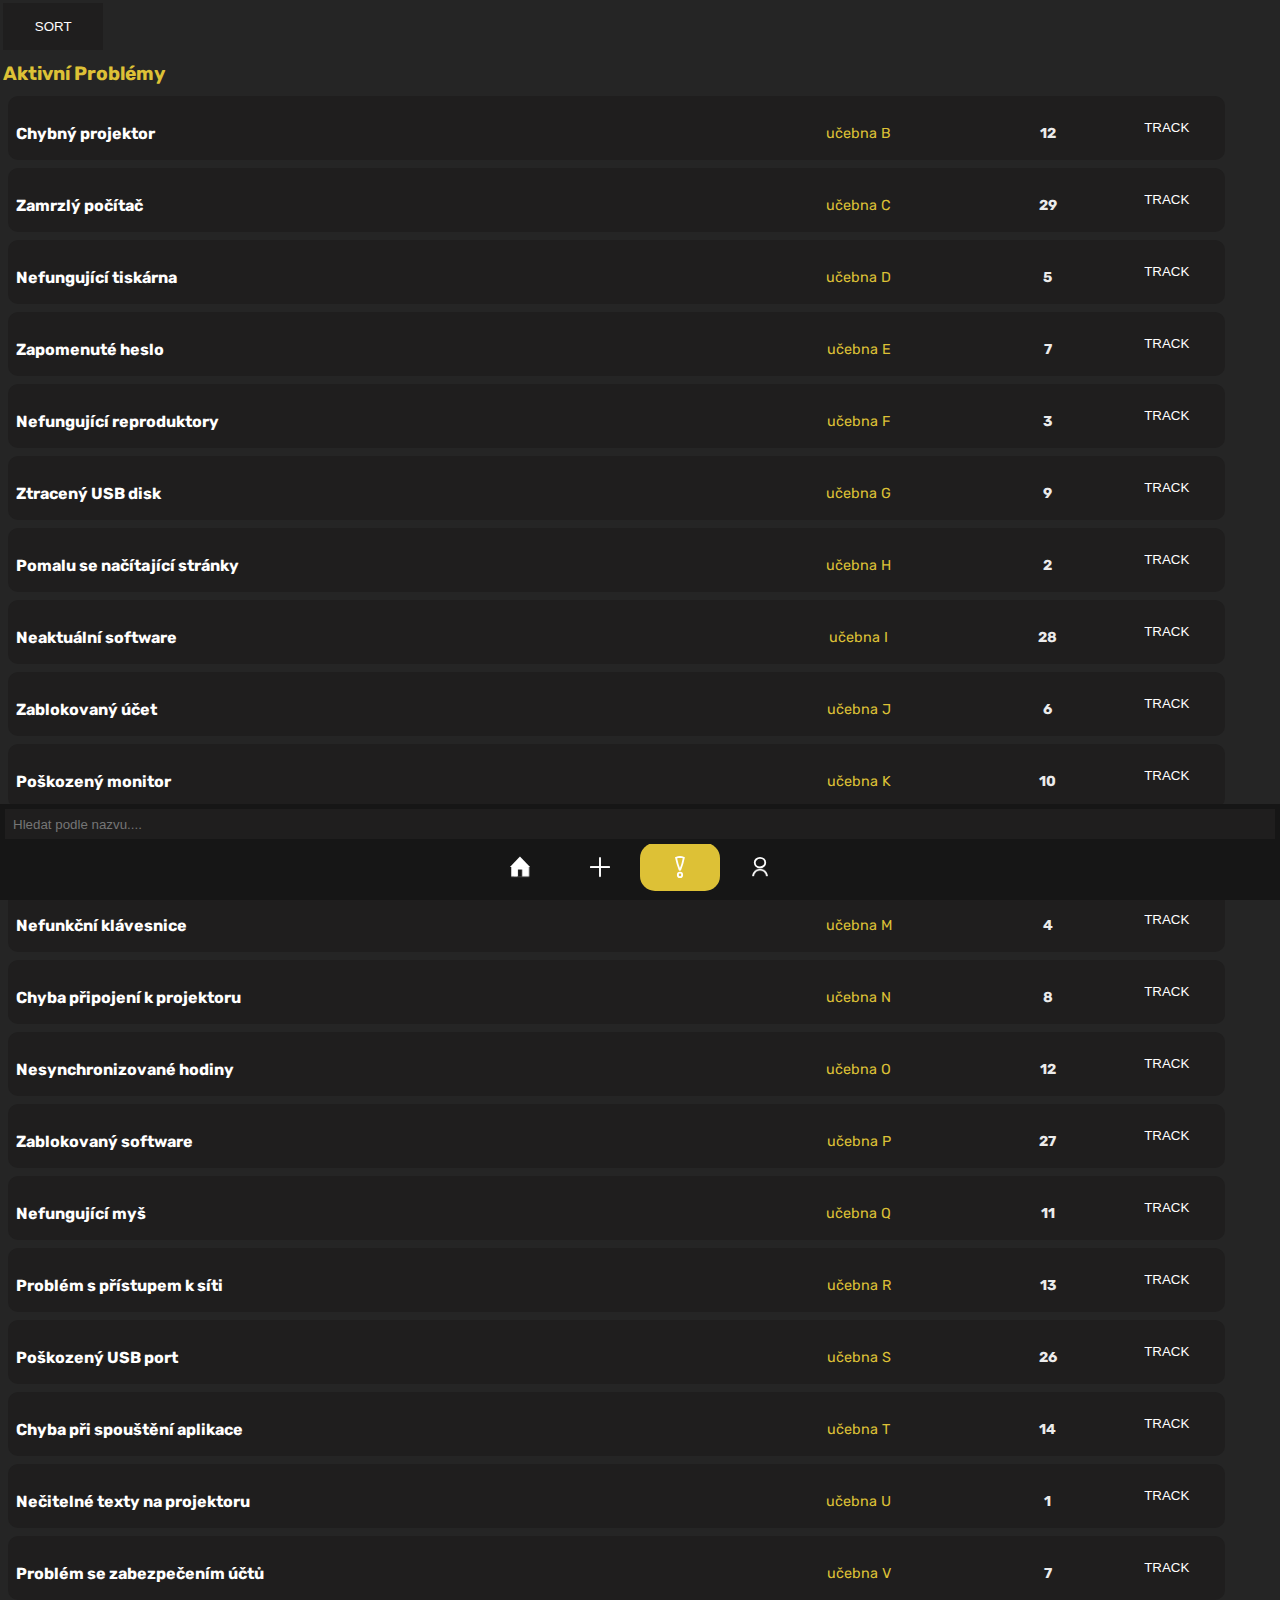
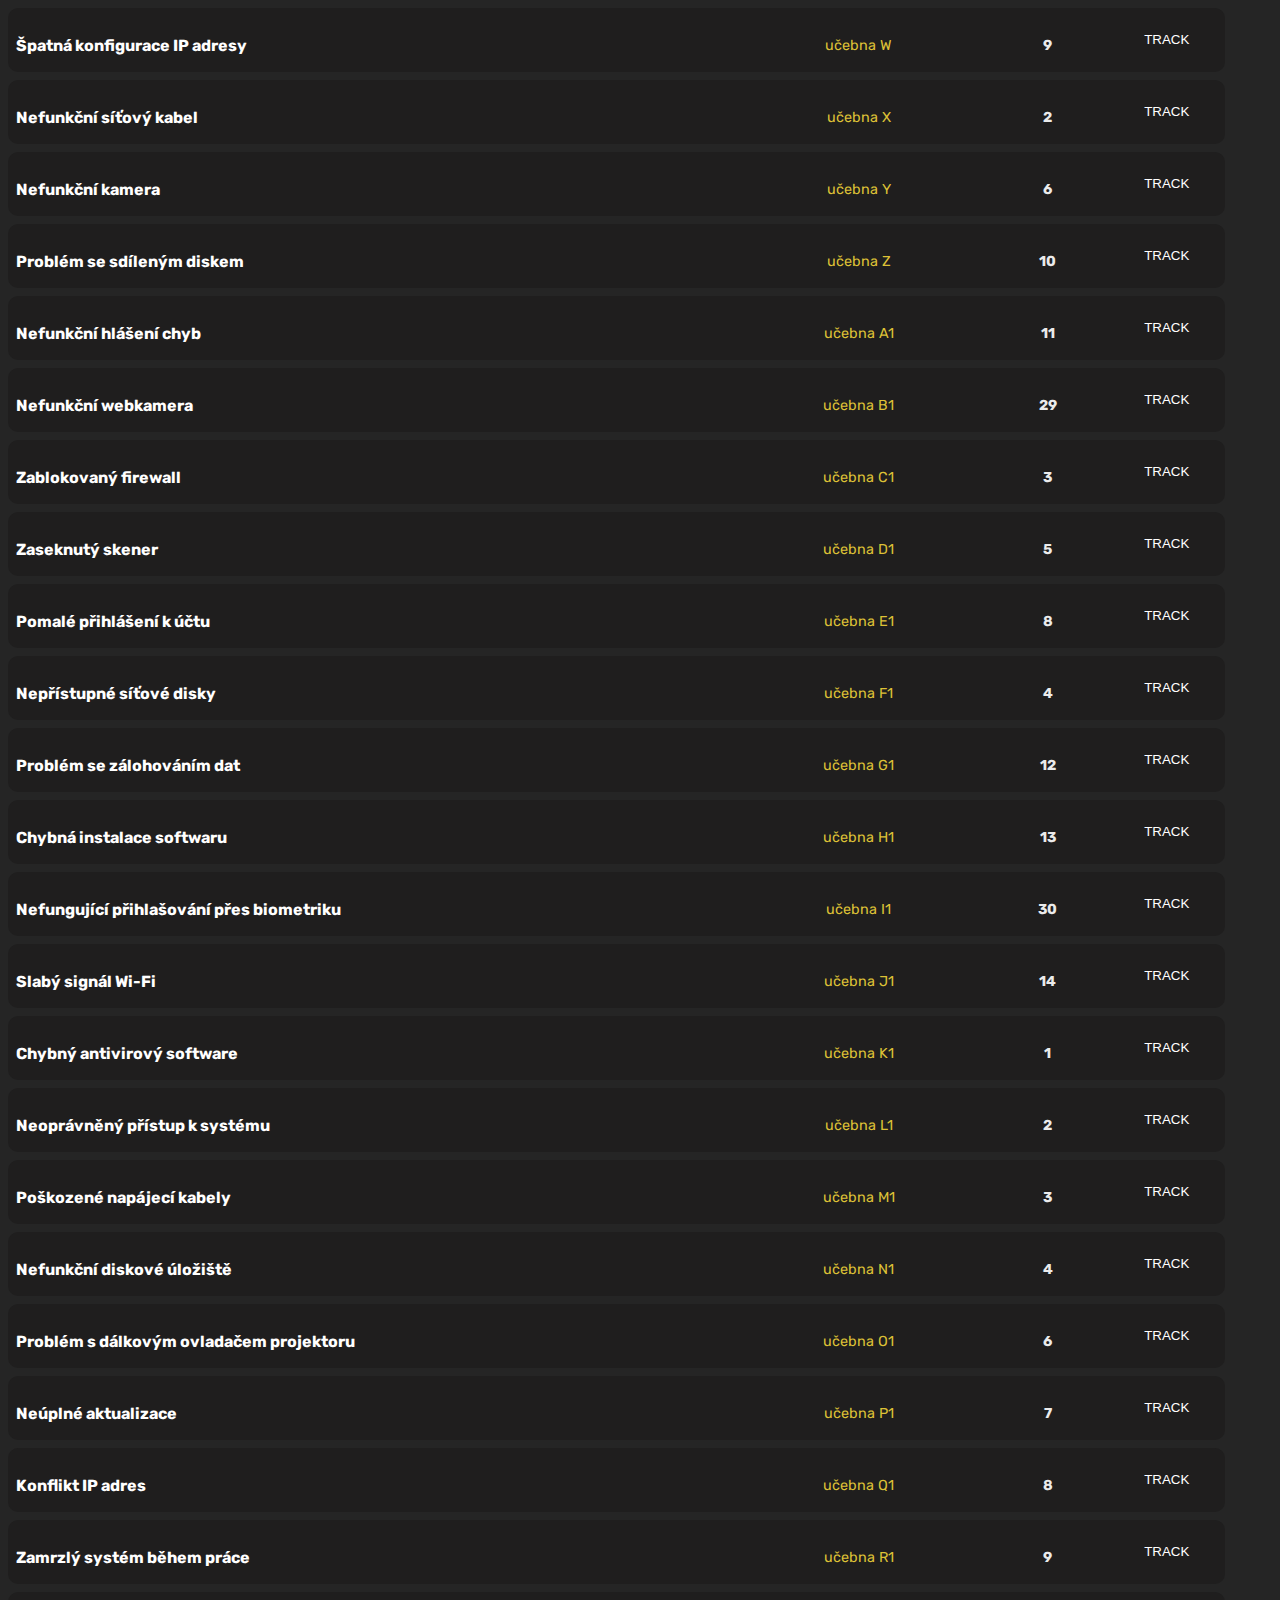
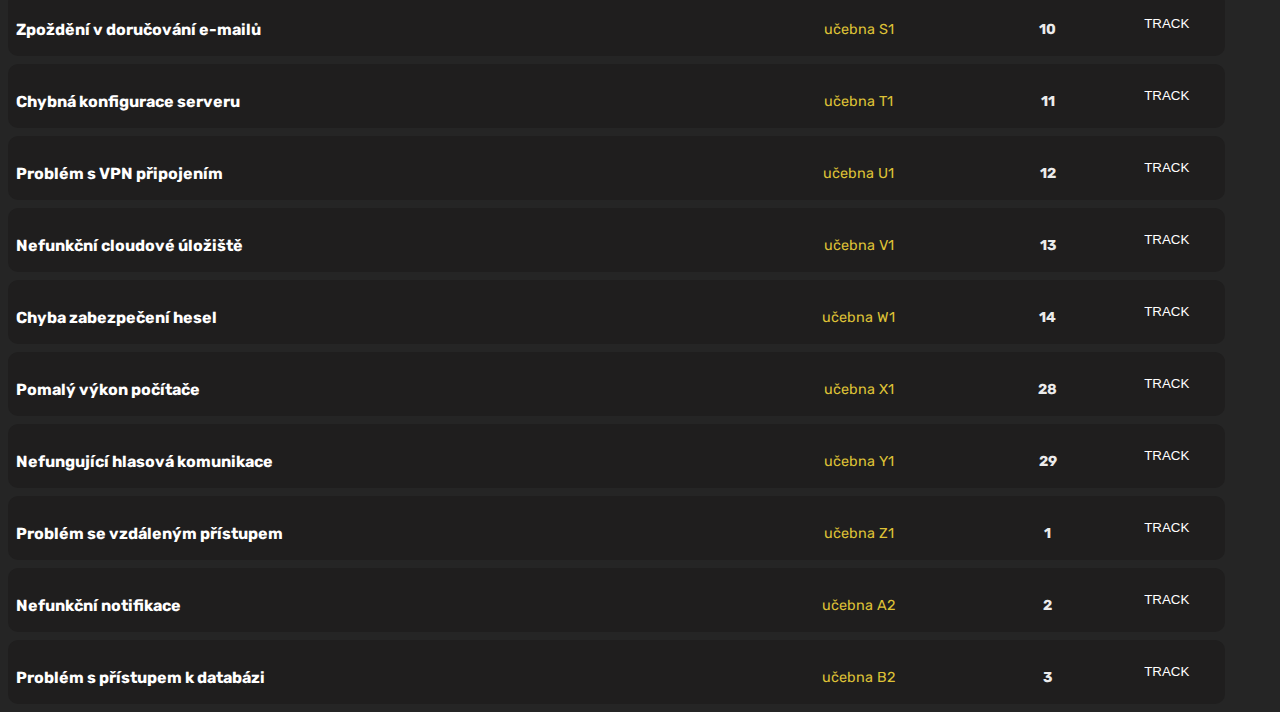
<file: src/main/resources/Website/index.html>
<html lang="en">
    <head>
        <meta charset="UTF-8">
        <meta name="viewport" content="width=device-width, initial-scale=1.0">
        <link rel="stylesheet" href="styles.css">
        <link rel="stylesheet" href="styles-account.css">
        <title>Document</title>
    </head>
    <body>
        <nav>
            <div class="button">
                <a href="main.html">
                    <img loading="lazy" decoding="async" src="Icons/icon_home7.svg">
                </a>
            </div>
            <div class="button">
                <a href="problem-add.html">
                    <img loading="lazy" decoding="async" src="Icons/icon_add.svg">
                </a>    
            </div>
            <div class="button selected-tab">
                <a>
                    <img loading="lazy" decoding="async" src="Icons/icon_problem.svg">
                </a>
            </div>
            <div class="button">
                <a href="account.html">
                    <img loading="lazy" decoding="async" src="./Icons/icon_profile.svg">
                </a>
            </div>
        </nav>
            <div class="top-holder">
                <input class="fixed" type="text" placeholder="Hledat podle nazvu...." id="searchInput">
                <button id="sortButton">SORT</button>
                <h2>Aktivní Problémy</h2>
             </div>

            <main id="main">
            </main>

            <script src="main.js"></script>
    </body>
    </html>
</file>
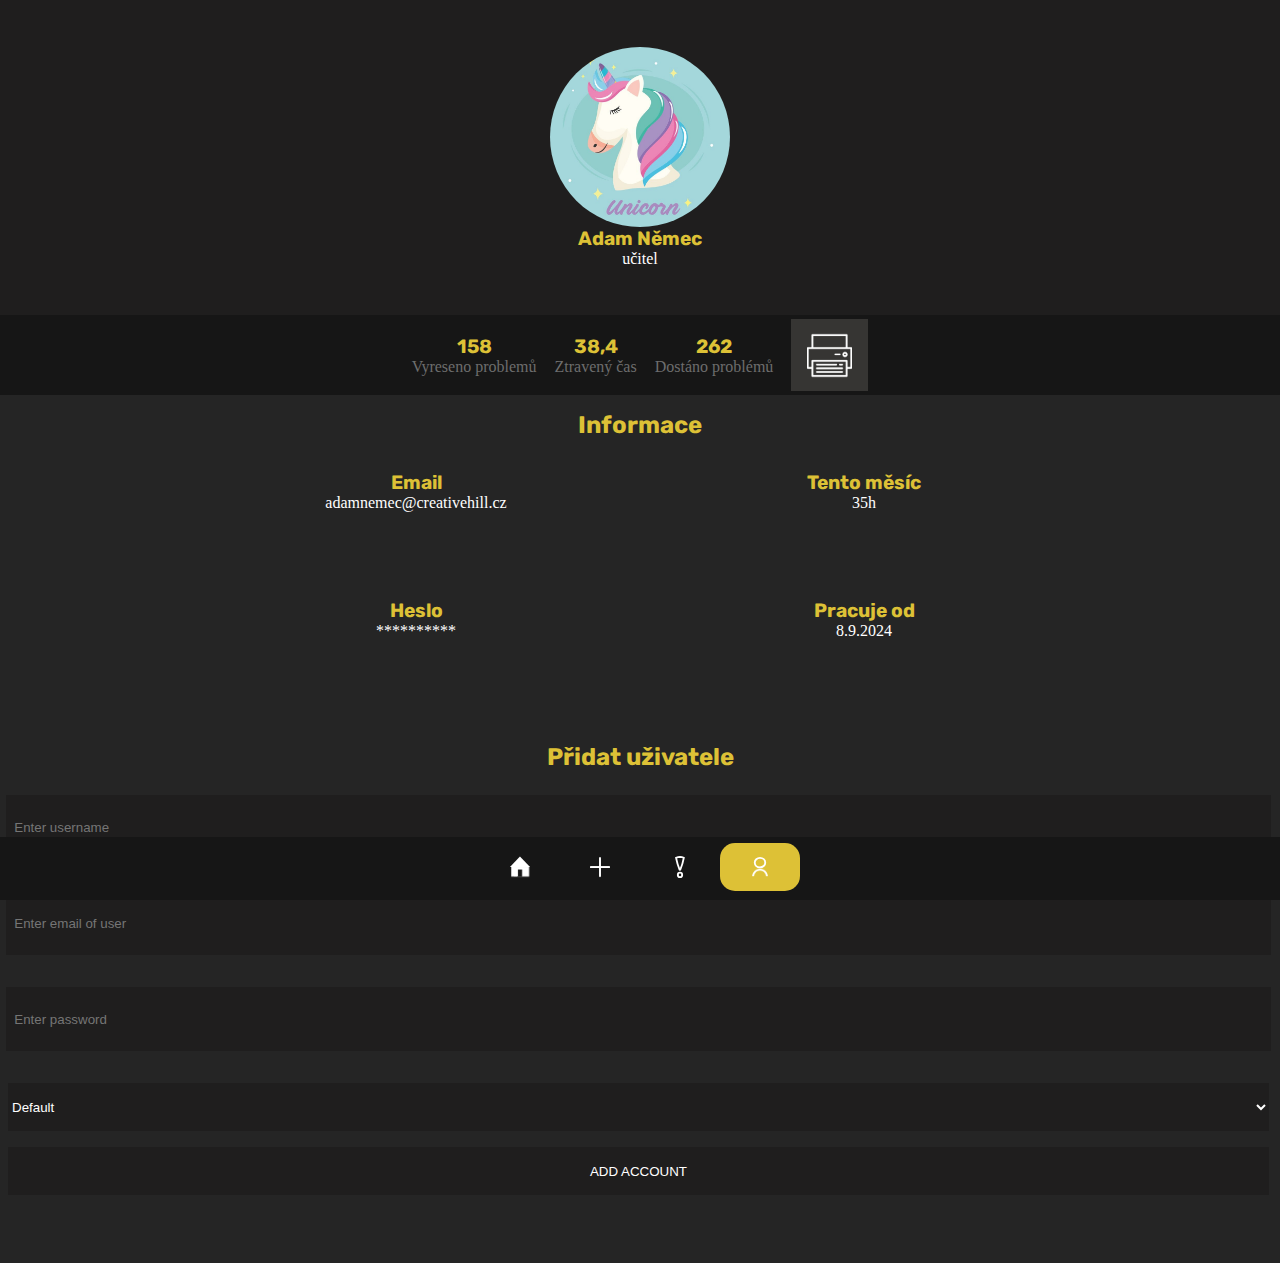
<file: src/main/resources/Website/account.html>
<!doctype html>
<html lang="en">
<head>
    <meta charset="UTF-8" />
    <meta name="viewport" content="width=device-width, initial-scale=1.0" />
    <title>Account</title>
    <link href='styles-account.css' rel='stylesheet'>
    <link href='styles.css' rel='stylesheet'>
    <link rel="stylesheet" href="https://fonts.googleapis.com/css2?family=Material+Symbols+Outlined:opsz,wght,FILL,GRAD@24,400,0,0" />
</head>
<body>
    <nav>
        <div class="button">
            <a href="main.html">
                <img loading="lazy" decoding="async" src="Icons/icon_home7.svg">
            </a>
        </div>
        <div class="button">
            <a href="problem-add.html">
                <img loading="lazy" decoding="async" src="Icons/icon_add.svg">
            </a>    
        </div>
        <div class="button">
            <a href="index.html">
                <img loading="lazy" decoding="async" src="Icons/icon_problem.svg">
            </a>
        </div>
        <div class="button selected-tab">
            <a>
                <img loading="lazy" decoding="async" src="./Icons/icon_profile.svg">
            </a>
        </div>
    </nav>
    <div id="start">
        <div class="profile-banner">
            <img class="img-profile" id="profile-pic" src="./unicorn.jpg" alt="profilovka">
            <div id="name">
                <h2>Adam Němec</h2>
                <p>učitel</p>
            </div>
        </div>
        <div id="important-stats">
            <div>
                <h2>158</h2>
                <p>Vyreseno problemů</p>
            </div>
            <div>
                <h2>38,4</h2>
                <p>Ztravený čas</p>
            </div>
            <div>
                <h2>262</h2>
                <p>Dostáno problémů</p>
            </div>
            <div>
                <button class="print-button">
                    <img class="img-printer" src="./img_printer.png">
                </button>
            </div>
        </div>
        <h1>Informace</h1>
        <div id="udaje">
            <div id="name">
                <h2>Email</h2>
                <p>adamnemec@creativehill.cz</p>
            </div>
            <div id="name">
                <h2>Tento měsíc</h2>
                <p>35h</p>
            </div>
            <div id="name">
                <h2>Heslo</h2>
                <p>**********</p>
            </div>
            <div id="name">
                <h2>Pracuje od</h2>
                <p>8.9.2024</p>
            </div>
        </div>
    </div>
    <h1>Přidat uživatele</h1>
    <form>
        <input placeholder="Enter username" minlength="4" type="text" required>
        <input placeholder="Enter email of user" type="email" required>
        <input placeholder="Enter password" type="password" minlength="5" required>
        <select>
            <option>Default</option>
            <option>Admin</option>
        </select>
        <button type="submit">ADD ACCOUNT</button>
    </form>
    <footer>
    </footer>
</body>
</html>
</file>
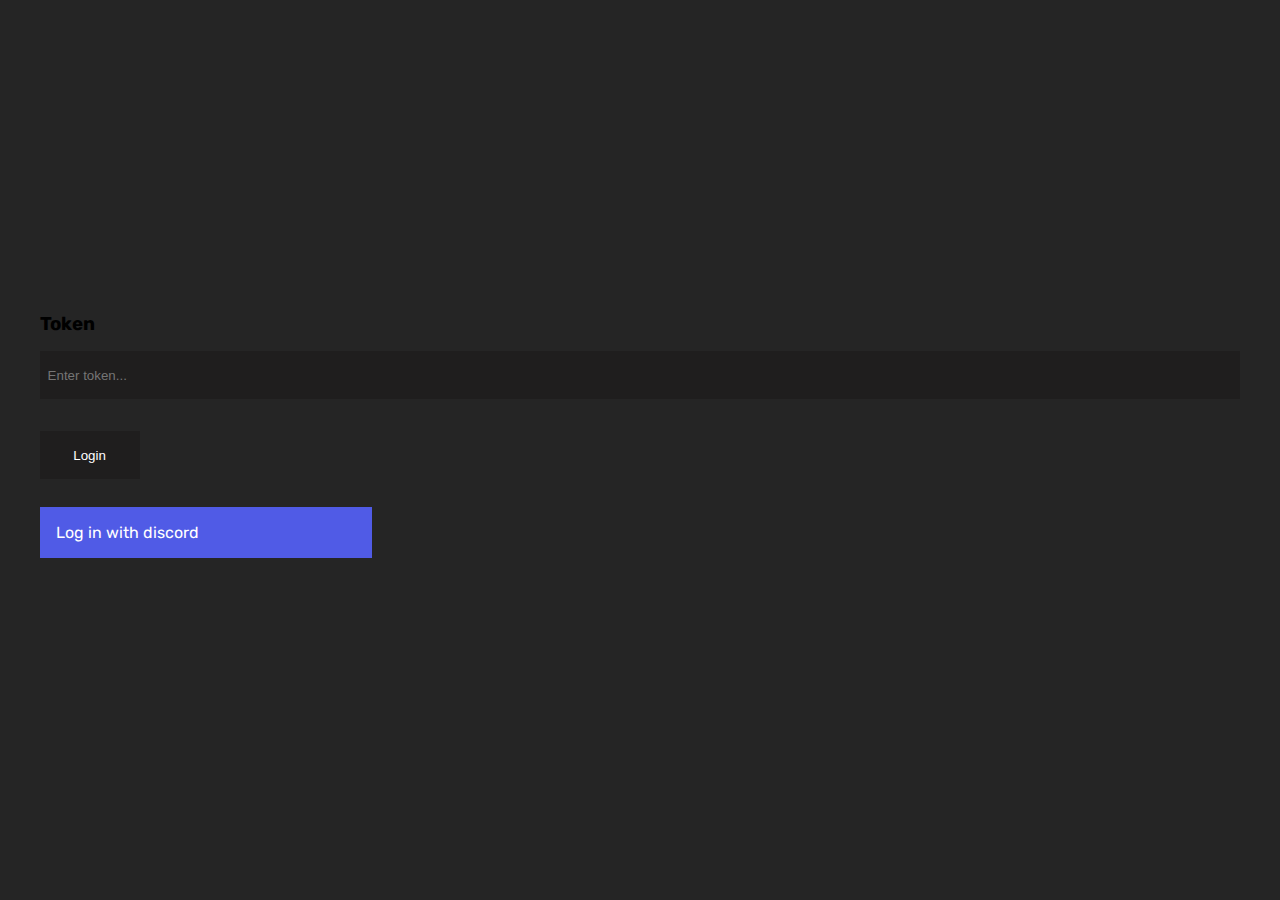
<file: src/main/resources/Website/login.html>
<html lang="en">
<head>
    <meta charset="UTF-8">
    <meta name="viewport" content="width=device-width, initial-scale=1.0">
    <link rel="stylesheet" href="styles.css">
    <title>Document</title>
</head>
<body>
    <main id="main">
        <div class="fullheight">
            <form id="login">
                <h3>Token</h3>
                <input type="text" value="" placeholder="Enter token..." required>
                <button type="submit">Login</button>
                <a href="youtube.com" class="discord-color">Log in with discord</a>
            </form>
        </div>
    </main>
</body>
</html>
</file>
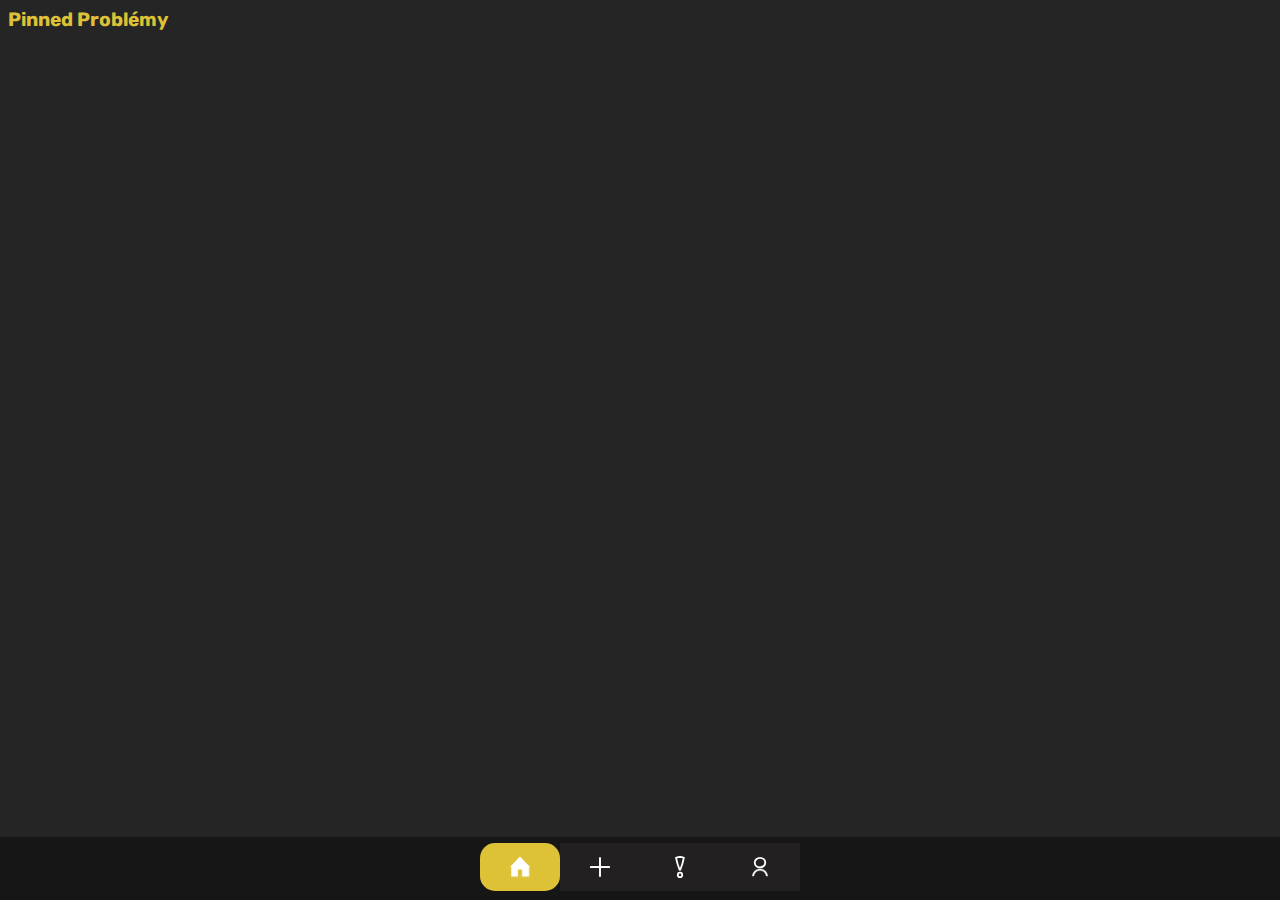
<file: src/main/resources/Website/main.html>
<html lang="en">
<head>
    <meta charset="UTF-8">
    <meta name="viewport" content="width=device-width, initial-scale=1.0">
    <link rel="stylesheet" href="main.css">
    <link rel="stylesheet" href="styles.css">
    <title>Document</title>
</head>
<body>
    <nav>
        <div class="button selected-tab">
            <a>
                <img loading="lazy" decoding="async" src="Icons/icon_home7.svg">
            </a>
        </div>
        <div class="button">
            <a href="problem-add.html">
                <img loading="lazy" decoding="async" src="Icons/icon_add.svg">
            </a>    
        </div>
        <div class="button">
            <a href="index.html">
                <img loading="lazy" decoding="async" src="Icons/icon_problem.svg">
            </a>
        </div>
        <div class="button">
            <a href="account.html">
                <img loading="lazy" decoding="async" src="./Icons/icon_profile.svg">
            </a>
        </div>
    </nav>

    <main id="main">
        <h2>Pinned Problémy</h2>
        
    </main>
</body>
</html>
</file>
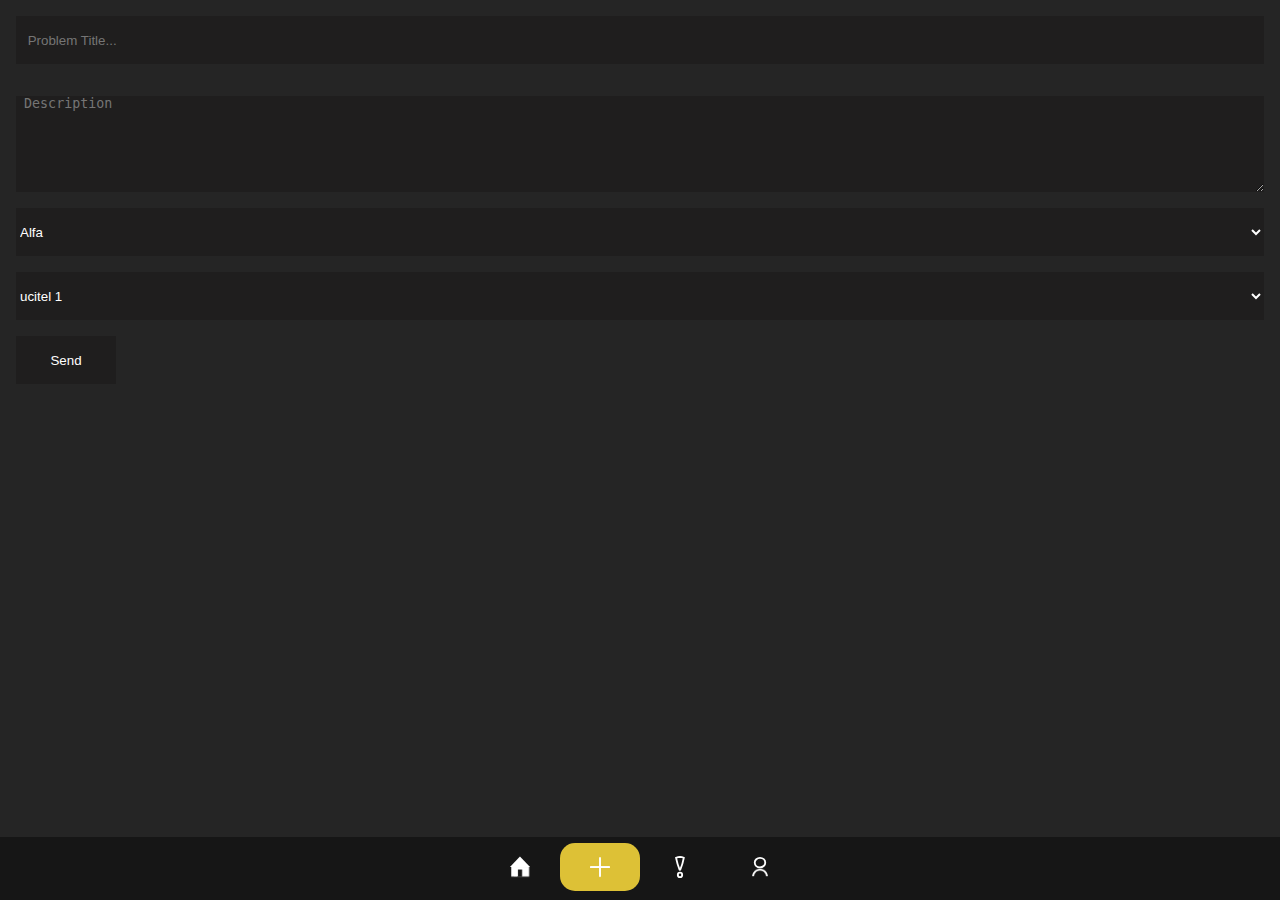
<file: src/main/resources/Website/problem-add.html>
<html lang="en">
<head>
    <meta charset="UTF-8">
    <meta name="viewport" content="width=device-width, initial-scale=1.0">
    <link rel="stylesheet" href="styles.css">
    <title>Document</title>
</head>
<body>
    <nav>
        <div class="button">
            <a href="main.html">
                <img loading="lazy" decoding="async" src="Icons/icon_home7.svg">
            </a>
        </div>
        <div class="button selected-tab">
            <a>
                <img loading="lazy" decoding="async" src="Icons/icon_add.svg">
            </a>    
        </div>
        <div class="button">
            <a href="index.html">
                <img loading="lazy" decoding="async" src="Icons/icon_problem.svg">
            </a>
        </div>
        <div class="button">
            <a href="account.html">
                <img loading="lazy" decoding="async" src="./Icons/icon_profile.svg">
            </a>
        </div>
    </nav>
    <main>
        <form>
            <input placeholder=" Problem Title..." maxlength="60" required></input>
            <textarea placeholder=" Description" maxlength="256" required></textarea>
            <select id="ucebny" required>
                <option value="alfa">Alfa</option>
                <option value="atelier-zeman-zvukarna">Ateliér Zeman Zvukárna</option>
                <option value="atelier-zeman-A">Ateliér Zeman A</option>
                <option value="atelier-zeman-B">Ateliér Zeman <B></B></option>
                <option value="delta">Delta</option>
                <option value="epsilon">Epsilon</option>
                <option value="eta">Eta</option>
                <option value="fi">Fí</option>
                <option value="fotograficky-atelier">Fotografický Ateliér</option>
                <option value="gama">Game</option>
                <option value="iota">Iota</option>
                <option value="jidelna">Jidelna</option>
                <option value="kappa">Kappa</option>
                <option value="kinosal">Kinosál</option>
                <option value="lambda">Lambda</option>
                <option value="omicron">Omicron</option>
                <option value="pod-borovicemi">Pod Borovicemi</option>
                <option value="ro">Ro</option>
                <option value="sborovna">Sborovna</option>
                <option value="sigma">Sigma</option>
                <option value="tablety">Tablety</option>
                <option value="tau-neformalni">Tau Neformální</option>
                <option value="telocnivna">Tělocvična</option>
                <option value="theta">Theta</option>
                <option value="tutoring-1">Tutoring 1</option>
                <option value="tutoring-2">Tutoring 2</option>
                <option value="u-branky">U Branky</option>
            </select>
            <select>
                <option>ucitel 1</option>
                <option>ucitel 2</option>
                <option>Oba</option>
            </select>
            <button type="submit">Send</button>
        </form>
    </main>
</body>
</html>
</file>
<file: src/main/resources/Website/styles.css>
@import url('https://fonts.googleapis.com/css2?family=Rubik:ital,wght@0,300..900;1,300..900&display=swap');
* {margin: 0;padding: 0;}

:root {
    --main-color: #252525;
    --secondary-color: #ddc136;
    --main-font: "Rubik", sans-serif;
}

body {background-color: var(--main-color);}

nav {
    position: fixed;
    bottom: 0;
    left: 50%;
    transform: translateX(-50%);
    display: grid;
    justify-content: center;
    align-items: center;
    grid-template-columns: auto auto auto auto;
    background-color: #161616;
    border-top: 0.1rem solid #161616;
    border-bottom: 0.3rem solid #161616;
    border-left: 2rem solid #161616;
    border-right: 2rem solid #161616;
    padding: 5px;
    border-radius: 5px;
    width: 100%;
}

nav .button {
    height: 3rem;
    width: 5rem;
    display: flex;
    justify-content: center;
    align-items: center;
}

nav .button a {
    -webkit-user-select: none;
    user-select: none;
    display: flex;
    justify-content: center;
    width: 100%;
    height: 100%;
}

nav .button a img {
    -webkit-user-select: none;
    user-select: none;      
    width: 35%;
}

.selected-tab {background-color: var(--secondary-color); border-radius: 15px;}


main {
    padding: 8px;
    display: flex;
    flex-direction: column;
    gap: .5rem;
}

h1 {
    user-select: none;
    color: var(--secondary-color);
    font-family: var(--main-font); 
}

h2 {
    user-select: none;
    color: var(--secondary-color);
    font-family: var(--main-font);
    font-size: 1.2rem;
}

main a {
    text-decoration: none;
}

input {
    width: 100%;
    height: 2.5rem;
    background-color: #1f1e1e;
    color: white;
    padding: 8px;
    margin-bottom: 1rem;
    left: 0;
    border-radius: 0;
}

.fixed {
    position: fixed;
    bottom: 40px;
    border: 0.35rem solid #161616;
}

.top-holder {
    width: 90%;
    margin: 0.2rem;
    display: flex;
    align-items: flex-start;
    flex-direction: column;
}

#login {
    width: 95%;
}

#login a {
    color: white;
}

#login a:hover {
    color: #1E2124;
}

.fullheight {
    display: flex;
    align-items: center;
    justify-content: center;
    width: 100%;
    height: 95vh;
}

.discord-color {
    width: 25%;
    padding: 1rem;
    background-color: #505be6;
}

button {
    border: 0;
    margin-bottom: 12px;
    padding: 16px;
    color: white;
    width: 100px;
    background-color: #1f1e1e;;
}

.problemy {
    transition: 0.3s;
    width: 95%;
    height: 3rem;
    background-color: #1f1e1e;
    display: flex;
    flex-direction: column;
    overflow:hidden;
    padding: 8px;
    border-radius: 10px;
}

.problem-main-info {
    display: flex;
    align-items: center;
    justify-content: space-between;
    user-select: none;
    color: white;
    font-family: var(--main-font);
}

.problem-main-info p {
    text-align: center; 
    font-size: 0.9rem;
    color: var(--secondary-color);
    width: 20%;
}

.problem-main-info h4 {
    font-size: 0.9rem;
    margin: 0.5rem;
    color: rgb(235, 235, 235);
    width: 10%;
    text-align: center;
}

.problem-main-info h3 {
    margin-right: 1px;
    font-size: 1rem;
    width: 60%;
}

input[type="checkbox"] {
    width: auto;
    margin: 4px;
    cursor: pointer;
}

.expand {
    transition: 0.4s;
    background-color: rgb(51, 51, 51);
    height: 8rem;
}

.problem-main-info {
    user-select: none;
    color: white;
    font-family: var(--main-font);
}

.problem-info {
    user-select: none;
    font-family: var(--main-font);
    color: white;
    margin-top: 2rem;
}

/*   Style for add problem page   */
form {
    padding: 8px;
    display: flex;
    flex-direction: column;
    font-family: var(--main-font);
    row-gap: 1rem;
}

form input {
    color: white;
    border: 0;
    background-color: #1f1e1e;
    height: 3rem;
}

form textarea {
    color: white;
    border: 0;
    background-color: #1f1e1e;
    height: 6rem;
}

form button {
    color: white;
    border: 0;
    background-color: #1f1e1e;
    height: 3rem;
}

form select {
    color: white;
    border: 0;
    background-color: #1f1e1e;
    height: 3rem;
}

form option {
    color: white;
    border: 0;
    background-color: #1f1e1e;
    height: 3rem;
}

::-webkit-scrollbar {
    width: 1;
  }
  ::-webkit-scrollbar-track {
    background-color: black;
  }
  ::-webkit-scrollbar-thumb {
    background: var(--secondary-color);
  }
  ::-webkit-scrollbar-thumb:hover {
    background: var(--secondary-color); 
  }
</file>
<file: src/main/resources/Website/styles-account.css>
.profile-banner {
    height: 35vh;
    width: 100%;
    background-color: #1f1e1e;
    display: flex;
    justify-content: center;
    align-items: center;
    flex-direction: column;
    color: white;
    text-align: center;
}

form {
    display: flex;
    justify-content: center;
    align-items: center;
    width: 98.5%;
    margin-bottom: 3rem;
}

form input {
    width: 99%;
}

form select {
    width: 100%;
}

form button {
    width: 100%;
}

.img-profile {
    width: 180px;
    border-radius: 100%;
}

.img-printer {
    width: 45px;
    display: flex;
    justify-self: center;
    align-self: center;
}

.print-button {
    display: flex;
    justify-self: center;
    align-self: center;
    background-color: rgb(54, 53, 51);
    width: 100%;
    margin-top: 0.75rem;
    height: 4.5rem;
}

#udaje {
    margin-top: 1rem;
    width: 70%;    
    color: white;
    display: flex;
    justify-self: center;
    justify-content: flex-end;
    align-items: center;
    flex-wrap: wrap;
    flex-direction: row;
}

h1 {
    text-align: center;
    padding: 16px;
    font-size: 1.5rem;
}

#udaje div {
    width: 50%;
    height: 8rem;
    display: flex;
    align-items: center;
    flex-direction: column;
    flex-wrap: wrap;
}

#udaje div h2 {
    display: flex;
    justify-self: flex-start;
    align-self: center;
}

#important-stats {
    width: 100%;
    height: 5rem;
    display: flex;
    justify-self: center;
    justify-content: center;
    align-items: center;
    background-color: rgb(22, 22, 22);
}

#important-stats div {
    border-radius: 15px;
    padding: 9px;
    display: flex;
    flex-direction: column;
    justify-content: center;
    align-items: center;
    color: rgb(109, 109, 109);
}

@media only screen and (max-width: 600px) {
    #important-stats div p {
        font-size: 0.8rem
    }

    #udaje {
        width: 100%;
        flex-direction: row;
    }

    #udaje div {
        font-size: 0.8rem;
    }
  }
</file>
<file: src/main/resources/Website/main.css>
* {
    margin: 0;
    padding: 0;
}

@import url('https://fonts.googleapis.com/css2?family=Rubik:ital,wght@0,300..900;1,300..900&display=swap');

:root {
    --main-color: #252525;
    --secondary-color: #fed500;
    --main-font: "Rubik", sans-serif;
}

body {
    background-color: #252525;
}

nav {
    position: fixed;
    bottom: 0;
    display: grid;
    grid-template-columns: auto auto auto auto;
}

.button {
    background-color: #222020;
    height: 5rem;
    display: flex;
    justify-content: center;
    align-items: center;
}

.button a {
    user-select: none;
    display: flex;
    justify-content: center;
}

.button a img {
    user-select: none;
    width: 40%;
}

.selected-tab {background-color: var(--secondary-color);}


main {
    padding: 8px;
    display: flex;
    flex-direction: column;
}

main h2 {
    user-select: none;
    color: var(--secondary-color);
    font-family: var(--main-font);
}

main a {
    text-decoration: none;
}

main input {
    width: 100%;
    height: 2.5rem;
    background-color: #1f1e1e;
    color: white;
    padding: 8px;
    border: 0;
}

.problemy {
    transition: 0.3s;
    width: 95%;
    height: 3rem;
    background-color: #1f1e1e;
    display: flex;
    flex-direction: column;
    overflow:hidden;
    padding: 8px;
    margin-top: .5rem;
    margin-bottom: .5rem;
}

.problem-main-info {
    display: flex;
    align-items: center;
    user-select: none;
    color: white;
    font-family: var(--main-font);
}

.problem-main-info p {
    color: var(--secondary-color);
}

.problem-main-info h3 {
    margin-right: 4px;
}

.problem-main-info input[type="checkbox"] {
    width: auto;
    margin: 4px;
    cursor: pointer;
}

.problemy:hover {
    transition: 0.6s;
    background-color: rgb(51, 51, 51);
    height: 12rem;
}

.problem-main-info {
    user-select: none;
    color: white;
    font-family: var(--main-font);
}

.problem-info {
    user-select: none;
    font-family: var(--main-font);
    color: white;
    margin-top: 2rem;
}

/*   Style for add problem page   */
form {
    padding: 8px;
    display: flex;
    flex-direction: column;
    font-family: var(--main-font);
    row-gap: 2rem;
}

form input {
    color: white;
    border: 0;
    background-color: #1f1e1e;
    height: 3rem;
}

form textarea {
    color: white;
    border: 0;
    background-color: #1f1e1e;
    height: 6rem;
}

form button {
    color: white;
    border: 0;
    background-color: #1f1e1e;
    height: 3rem;
}

form select {
    color: white;
    border: 0;
    background-color: #1f1e1e;
    height: 3rem;
}

form option {
    color: white;
    border: 0;
    background-color: #1f1e1e;
    height: 3rem;
}
</file>
